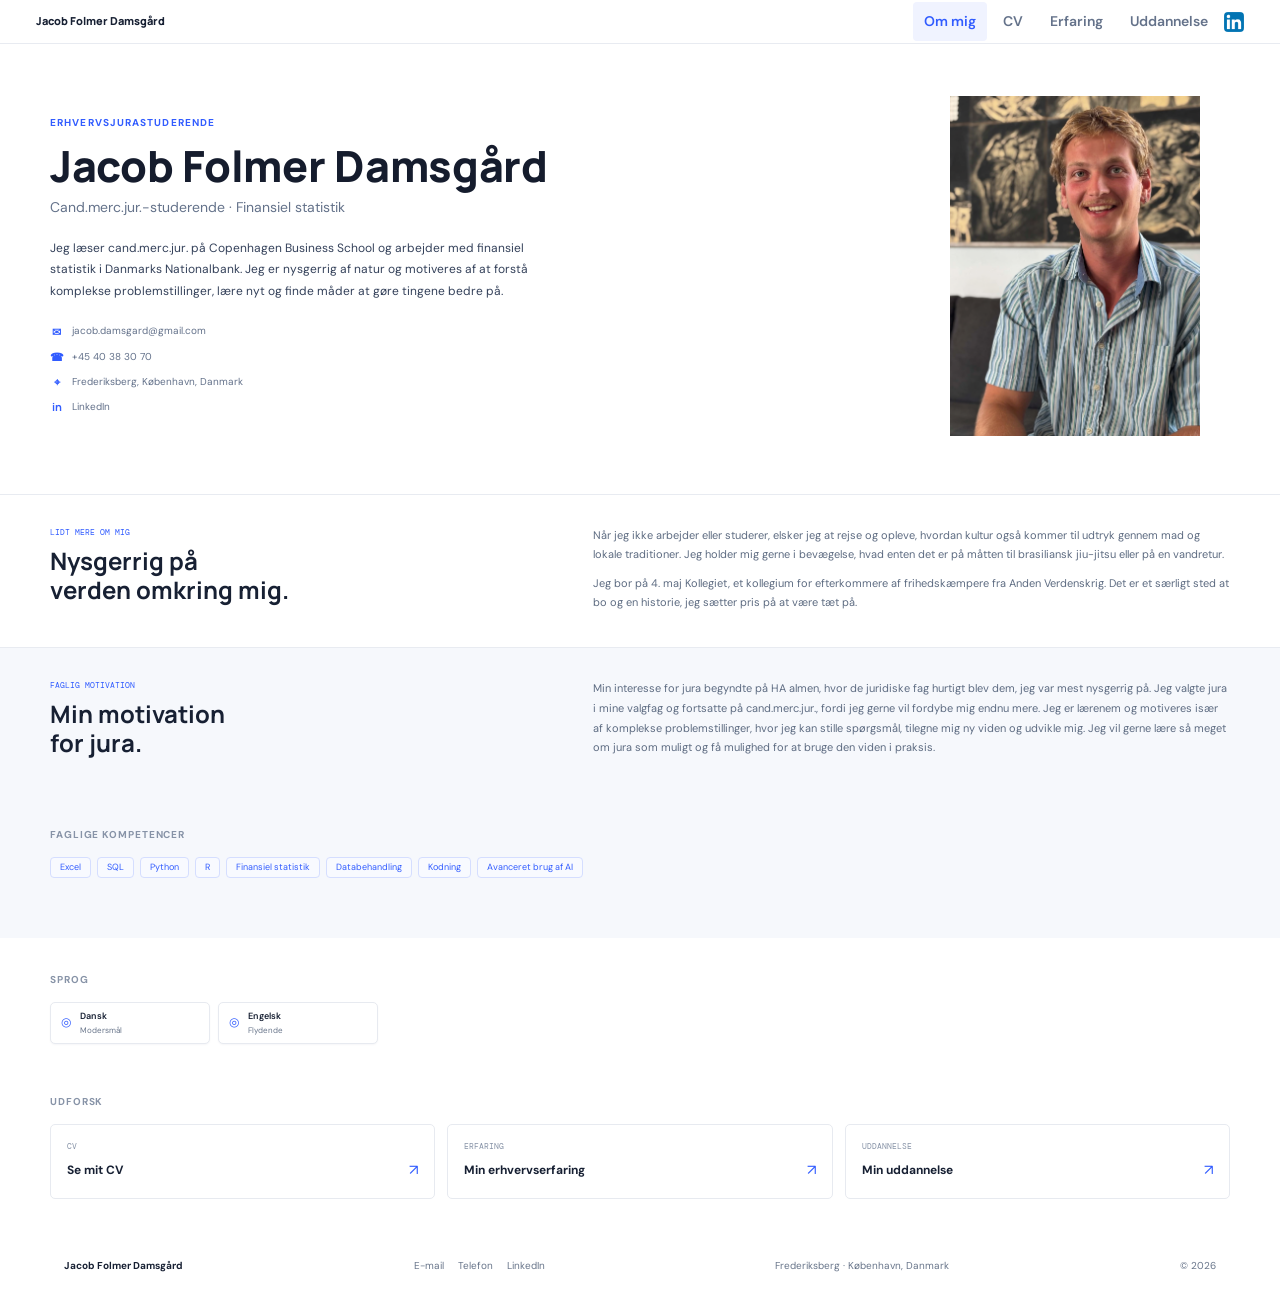
<file: index.html>
<!doctype html>
<html lang="da">
  <head>
    <meta charset="utf-8" />
    <meta name="viewport" content="width=device-width, initial-scale=1" />
    <meta
      name="description"
      content="Jacob Folmer Damsgård — cand.merc.jur.-studerende med erfaring fra finansiel statistik og juridisk sagsbehandling."
    />
    <meta name="theme-color" content="#ffffff" />
    <title>Jacob Folmer Damsgård — About</title>
    <link rel="preconnect" href="https://fonts.googleapis.com" />
    <link rel="preconnect" href="https://fonts.gstatic.com" crossorigin />
    <link
      href="https://fonts.googleapis.com/css2?family=DM+Mono:wght@400;500&family=DM+Sans:wght@400;500;600;700&family=Manrope:wght@400;500;600;700;800&display=swap"
      rel="stylesheet"
    />
    <link rel="stylesheet" href="styles.css?v=linkedin-official-20" />
    <script src="about-content.js" defer></script>
    <script src="script.js" defer></script>
  </head>
  <body data-page="about">
    <a class="skip-link" href="#indhold">Gå til indhold</a>
    <header class="topbar">
      <a class="wordmark" href="./" aria-label="Jacob Folmer Damsgård, til toppen">Jacob Folmer Damsgård</a>
      <button class="menu-toggle" type="button" aria-expanded="false" aria-controls="main-nav">
        <span class="menu-toggle-lines" aria-hidden="true"></span>
        <span class="sr-only">Åbn navigation</span>
      </button>
      <nav class="main-nav" id="main-nav" aria-label="Hovednavigation">
          <a class="is-current" aria-current="page" href="./">Om mig</a>
          <a href="cv/">CV</a>
          <a href="experience/">Erfaring</a>
          <a href="education/">Uddannelse</a>
        <a class="nav-linkedin" href="https://www.linkedin.com/in/jacob-folmer-damsg%C3%A5rd-960692263/" target="_blank" rel="noreferrer" aria-label="LinkedIn, åbner i en ny fane"><span aria-hidden="true">in</span></a>
      </nav>
      <span class="nav-spacer" aria-hidden="true"></span>
    </header>

    <main id="indhold">
      <section class="about-hero" id="top" aria-labelledby="hero-title">
        <div class="about-intro">
          <p class="eyebrow" id="about-eyebrow"></p>
          <h1 id="hero-title"></h1>
          <p class="about-role" id="about-role"></p>
          <p class="about-description" id="about-introduction"></p>
          <ul class="about-contact" id="about-contact" aria-label="Kontaktoplysninger"></ul>
        </div>
        <aside class="about-portrait">
          <img src="cv%20billede.png" alt="Portræt af Jacob Folmer Damsgård" />
        </aside>
      </section>

      <section class="about-personal" aria-labelledby="about-personal-title">
        <div class="about-personal-inner">
          <div>
            <p class="about-personal-kicker">LIDT MERE OM MIG</p>
            <h2 id="about-personal-title">Nysgerrig på<br />verden omkring mig.</h2>
          </div>
          <div class="about-personal-copy">
            <p id="about-personal-introduction"></p>
            <p id="about-residence"></p>
          </div>
        </div>
      </section>

      <section class="about-legal-interest" aria-labelledby="about-legal-interest-title">
        <div class="about-legal-interest-inner">
          <div>
            <p class="about-personal-kicker">FAGLIG MOTIVATION</p>
            <h2 id="about-legal-interest-title">Min motivation<br />for jura.</h2>
          </div>
          <p id="about-legal-motivation"></p>
        </div>
      </section>

      <section class="about-skills" aria-labelledby="about-skills-title">
        <div class="about-band-inner">
          <h2 id="about-skills-title">FAGLIGE KOMPETENCER</h2>
          <div class="about-skill-tags" id="about-skills"></div>
        </div>
      </section>

      <section class="about-languages" aria-labelledby="about-languages-title">
        <h2 id="about-languages-title">SPROG</h2>
        <div class="language-cards" id="about-languages"></div>
      </section>

      <section class="about-explore" aria-labelledby="explore-title">
        <h2 id="explore-title">UDFORSK</h2>
        <div class="explore-links">
          <a href="cv/"><span>CV</span><strong>Se mit CV</strong><span aria-hidden="true">↗</span></a>
          <a href="experience/"><span>ERFARING</span><strong>Min erhvervserfaring</strong><span aria-hidden="true">↗</span></a>
          <a href="education/"><span>UDDANNELSE</span><strong>Min uddannelse</strong><span aria-hidden="true">↗</span></a>
        </div>
      </section>

      <section class="section profile-section" id="cv" aria-labelledby="profile-title">
        <div class="section-head">
          <p class="section-kicker">01 / Kort om mig</p>
          <h2 id="profile-title">Et analytisk blik.<br /><span>En juridisk retning.</span></h2>
        </div>
        <div class="profile-content">
          <p class="profile-intro">
            Min interesse for jura voksede frem under HA almen på CBS. På fjerde
            semester blev jeg særligt optaget af de juridiske fag, valgte jura i
            mine efterfølgende valgfag og fortsatte på cand.merc.jur.
          </p>
          <p>
            I Danmarks Nationalbank arbejder jeg med finansiel statistik på
            værdipapirområdet. Det er spændende og lærerigt, og nu vil jeg gerne
            bringe min juridiske uddannelse mere direkte i spil. Jeg trives med at
            sætte mig ind i komplekse emner og finde ud af, hvordan de hænger sammen.
          </p>
          <div class="profile-facts">
            <div><span class="fact-number">01</span><span>Økonomi<br />og finans</span></div>
            <div><span class="fact-number">02</span><span>Data<br />og kodning</span></div>
            <div><span class="fact-number">03</span><span>Jura<br />i udvikling</span></div>
          </div>
        </div>
      </section>

      <section class="section experience-section" id="erfaring" aria-labelledby="experience-title">
        <div class="section-heading-row">
          <div class="section-head">
            <p class="section-kicker">02 / Arbejdsliv</p>
            <h2 id="experience-title">Erfaring</h2>
          </div>
          <div class="filters" role="group" aria-label="Filtrer erfaring">
            <button type="button" class="filter-button is-active" data-filter="all" aria-pressed="true">Alle</button>
            <button type="button" class="filter-button" data-filter="juridisk" aria-pressed="false">Juridisk</button>
            <button type="button" class="filter-button" data-filter="andet" aria-pressed="false">Øvrig</button>
          </div>
        </div>
        <div class="timeline">
          <article class="timeline-item" data-category="andet">
            <div class="timeline-date"><span class="timeline-dot"></span><span>SEP 2024 — NU</span></div>
            <div class="timeline-card">
              <div class="timeline-card-top"><span class="type-label">Finansiel statistik</span><span class="card-index">01</span></div>
              <h3>Danmarks Nationalbank</h3>
              <p class="role">Værdipapirområdet</p>
              <p>Arbejder med finansiel statistik på værdipapirområdet i et fagligt miljø, hvor præcision og analytisk sans er vigtig.</p>
              <details>
                <summary>Vis refleksion</summary>
                <p>Arbejdet har givet mig et stærkt indblik i finansielle forhold og bekræftet min lyst til at kombinere økonomi med jura.</p>
              </details>
              <div class="tag-row"><span>Finans</span><span>Statistik</span><span>Data</span></div>
            </div>
          </article>
          <article class="timeline-item" data-category="juridisk">
                <div class="timeline-date"><span class="timeline-dot"></span><span>FEB 2023 — JUL 2024</span></div>
            <div class="timeline-card">
              <div class="timeline-card-top"><span class="type-label type-legal">Juridisk arbejde</span><span class="card-index">02</span></div>
              <h3>Flyhjælp</h3>
              <p class="role">Juridisk sagsbehandler</p>
              <p>Assisterede med juridiske procedurer, blandt andet i forbindelse med at sende stævninger til retten.</p>
              <details>
                <summary>Vis refleksion</summary>
                <p>Erfaringen gav mig mulighed for at arbejde tæt på juridiske processer og styrkede min interesse for jura i praksis.</p>
              </details>
              <div class="tag-row"><span>Sagsbehandling</span><span>Juridiske processer</span></div>
            </div>
          </article>
          <article class="timeline-item" data-category="andet">
            <div class="timeline-date"><span class="timeline-dot"></span><span>DEC 2021 — MAR 2022</span></div>
            <div class="timeline-card">
              <div class="timeline-card-top"><span class="type-label">Sundhed</span><span class="card-index">03</span></div>
              <h3>Region Hovedstaden</h3>
              <p class="role">PCR-podning</p>
              <p>Hjalp med at udføre PCR-podning.</p>
              <div class="tag-row"><span>Service</span><span>Sundhed</span></div>
            </div>
          </article>
        </div>
      </section>

      <section class="section education-section" id="uddannelse" aria-labelledby="education-title">
        <div class="section-head">
          <p class="section-kicker">03 / Faglig udvikling</p>
          <h2 id="education-title">Uddannelse</h2>
        </div>
        <div class="education-list">
          <article class="education-item education-current">
            <div class="education-year">2026 — NU</div>
            <div><p class="education-place">Copenhagen Business School</p><h3>Cand.merc.jur.</h3><p>Begyndte 1. september 2026. En kombination af erhvervsøkonomi og jura, der passer til min interesse for begge fagområder.</p></div>
            <span class="education-status">I GANG</span>
          </article>
          <article class="education-item">
            <div class="education-year">FRA AUGUST 2023</div>
            <div><p class="education-place">Copenhagen Business School</p><h3>HA almen</h3><p>Bachelor i erhvervsøkonomi. Interessen for jura opstod på fjerde semester, hvorefter jeg valgte juridiske fag som valgfag.</p></div>
            <span class="education-status status-complete">BACHELOR</span>
          </article>
          <article class="education-item">
            <div class="education-year">2018 — 2021</div>
            <div><p class="education-place">Aurehøj Gymnasium</p><h3>STX</h3><p>Studieretning med Matematik A og Musik A.</p></div>
            <span class="education-status status-complete">AFSLUTTET</span>
          </article>
          <details class="earlier-education">
            <summary>Vis tidligere skolegang og ophold</summary>
            <div class="earlier-grid">
              <p><strong>Gerlev Idrætshøjskole</strong><br />August — december 2022<br />Udendørs træning, klatring, kajakroning, mountainbike og CrossFit.</p>
              <p><strong>To måneders tur til Sydamerika</strong><br />Marts — maj 2022<br />Backpacking i Argentina, Brasilien og Uruguay.</p>
              <p><strong>Tølløse Slots Efterskole</strong><br />August 2017 — august 2018</p>
              <p><strong>Birkerød Privatskole</strong><br />August 2007 — august 2017</p>
            </div>
          </details>
        </div>
      </section>

      <section class="section skills-section" id="kompetencer" aria-labelledby="skills-title">
        <div class="section-head">
          <p class="section-kicker">04 / Værktøjer og interesser</p>
          <h2 id="skills-title">Kompetencer<br /><span>og nysgerrighed</span></h2>
        </div>
        <div class="skills-content">
          <div class="skill-block"><h3>Data og værktøjer</h3><p>Jeg har omkring to års erfaring med kodning og databehandling i Python, R, SQL og Excel. Jeg arbejder løbende med at optimere arbejdsgange og effektivisere opgaver, blandt andet ved at bruge AI som et værktøj. Jeg har også erfaring med Office-pakken og sætter mig hurtigt ind i nye systemer.</p><div class="skill-tags"><span>Python</span><span>R</span><span>SQL</span><span>Excel</span><span>AI til optimering</span></div></div>
          <div class="skill-block"><h3>Sprog</h3><dl class="language-list"><div><dt>Dansk</dt><dd>Modersmål</dd></div><div><dt>Engelsk</dt><dd>Flydende</dd></div></dl></div>
          <div class="skill-block"><h3>Uden for arbejdet</h3><p>Brasiliansk jiu-jitsu, tennis og CrossFit. Jeg holder også af vinterbadning, vandreture og camping, og deler gerne et godt glas vin med venner.</p><div class="skill-tags"><span>Brasiliansk jiu-jitsu</span><span>Tennis</span><span>Friluftsliv</span></div></div>
        </div>
      </section>

      <section class="contact-section" aria-labelledby="contact-title">
        <div class="contact-inner">
          <p class="section-kicker">Skal vi tale sammen?</p>
          <h2 id="contact-title">Jeg er klar til<br />at lære mere.</h2>
          <a class="button button-light" href="mailto:jacob.damsgard@gmail.com">Send mig en mail <span aria-hidden="true">↗</span></a>
          <div class="contact-details">
            <a href="mailto:jacob.damsgard@gmail.com">jacob.damsgard@gmail.com</a>
            <a href="tel:+4540383070">+45 40 38 30 70</a>
            <a href="https://www.linkedin.com/in/jacob-folmer-damsg%C3%A5rd-960692263/" target="_blank" rel="noreferrer">LinkedIn ↗</a>
          </div>
        </div>
      </section>
    </main>

    <footer class="footer"><a class="footer-name" href="./">Jacob Folmer Damsgård</a><div class="footer-contact"><a href="mailto:jacob.damsgard@gmail.com">E-mail</a><a href="tel:+4540383070">Telefon</a><a href="https://www.linkedin.com/in/jacob-folmer-damsg%C3%A5rd-960692263/" target="_blank" rel="noreferrer">LinkedIn</a></div><span>Frederiksberg · København, Danmark</span><span>© <span id="current-year">2026</span></span></footer>
  </body>
</html>
</file>
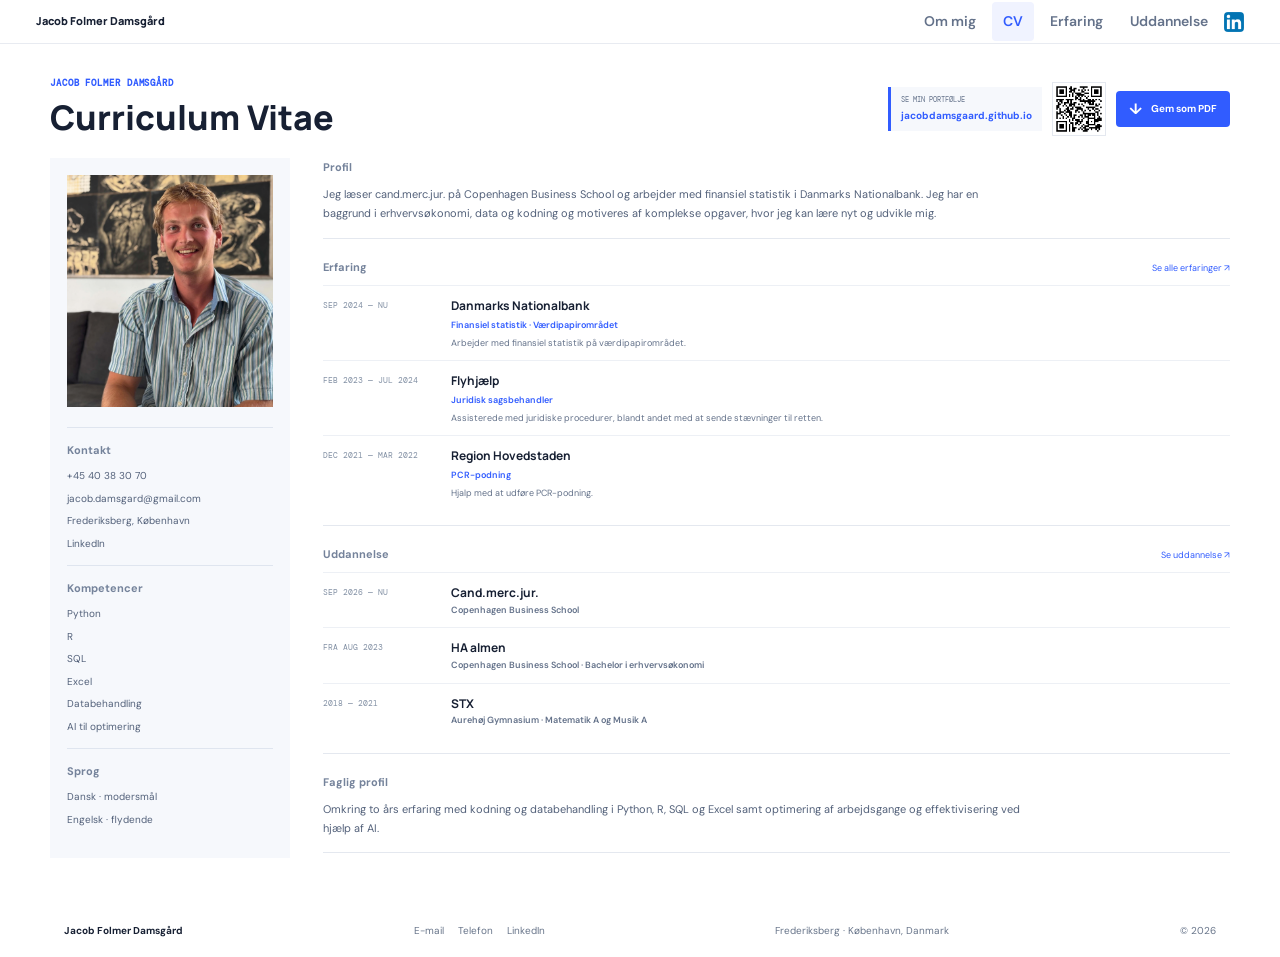
<file: cv/index.html>
<!doctype html>
<html lang="da">
  <head>
    <meta charset="utf-8" />
    <meta name="viewport" content="width=device-width, initial-scale=1" />
    <meta name="description" content="CV for Jacob Folmer Damsgård." />
    <meta name="theme-color" content="#ffffff" />
    <title>CV — Jacob Folmer Damsgård</title>
    <link rel="preconnect" href="https://fonts.googleapis.com" />
    <link rel="preconnect" href="https://fonts.gstatic.com" crossorigin />
    <link href="https://fonts.googleapis.com/css2?family=DM+Mono:wght@400;500&family=DM+Sans:wght@400;500;600;700&family=Manrope:wght@400;500;600;700;800&display=swap" rel="stylesheet" />
    <link rel="stylesheet" href="../styles.css?v=cv-portfolio-qr-1" />
    <script src="../site.js" defer></script>
  </head>
  <body data-page="cv">
    <a class="skip-link" href="#indhold">Gå til indhold</a>
    <header class="topbar">
      <a class="wordmark" href="../">Jacob Folmer Damsgård</a>
      <button class="menu-toggle" type="button" aria-expanded="false" aria-controls="main-nav"><span class="menu-toggle-lines" aria-hidden="true"></span><span class="sr-only">Åbn navigation</span></button>
      <nav class="main-nav" id="main-nav" aria-label="Hovednavigation">
        <a href="../">Om mig</a><a class="is-current" aria-current="page" href="../cv/">CV</a><a href="../experience/">Erfaring</a><a href="../education/">Uddannelse</a>
        <a class="nav-linkedin" href="https://www.linkedin.com/in/jacob-folmer-damsg%C3%A5rd-960692263/" target="_blank" rel="noreferrer" aria-label="LinkedIn, åbner i en ny fane"><span aria-hidden="true">in</span></a>
      </nav>
      <span class="nav-spacer" aria-hidden="true"></span>
    </header>
    <main class="cv-page" id="indhold">
      <div class="page-title-row cv-title-row">
        <div><p class="page-eyebrow">JACOB FOLMER DAMSGÅRD</p><h1>Curriculum Vitae</h1></div>
        <div class="cv-title-actions">
          <a class="cv-portfolio-link" href="https://jacobdamsgaard.github.io/" target="_blank" rel="noreferrer">
            <span>SE MIN PORTFØLJE</span>
            <strong>jacobdamsgaard.github.io</strong>
          </a>
          <a class="cv-portfolio-qr" href="https://jacobdamsgaard.github.io/" target="_blank" rel="noreferrer" aria-label="Åbn min portefølje">
            <img src="../portfolio-qr.png" alt="QR-kode til jacobdamsgaard.github.io" />
          </a>
          <button class="download-button" type="button" data-print><span aria-hidden="true">↓</span> Gem som PDF</button>
        </div>
      </div>
      <div class="cv-layout">
        <aside class="cv-sidebar">
          <img class="cv-photo" src="../cv%20billede.png" alt="Portræt af Jacob Folmer Damsgård" />
          <section class="cv-side-section"><h2>Kontakt</h2><ul class="cv-contact-list"><li><a href="tel:+4540383070">+45 40 38 30 70</a></li><li><a href="mailto:jacob.damsgard@gmail.com">jacob.damsgard@gmail.com</a></li><li>Frederiksberg, København</li><li><a href="https://www.linkedin.com/in/jacob-folmer-damsg%C3%A5rd-960692263/" target="_blank" rel="noreferrer">LinkedIn</a></li></ul></section>
          <section class="cv-side-section"><h2>Kompetencer</h2><ul class="cv-skill-list"><li>Python</li><li>R</li><li>SQL</li><li>Excel</li><li>Databehandling</li><li>AI til optimering</li></ul></section>
          <section class="cv-side-section"><h2>Sprog</h2><ul class="cv-skill-list"><li>Dansk · modersmål</li><li>Engelsk · flydende</li></ul></section>
        </aside>
        <div class="cv-main-column">
          <section class="cv-section"><h2>Profil</h2><p>Jeg læser cand.merc.jur. på Copenhagen Business School og arbejder med finansiel statistik i Danmarks Nationalbank. Jeg har en baggrund i erhvervsøkonomi, data og kodning og motiveres af komplekse opgaver, hvor jeg kan lære nyt og udvikle mig.</p></section>
          <section class="cv-section"><div class="cv-section-title"><h2>Erfaring</h2><a href="../experience/">Se alle erfaringer ↗</a></div>
            <article class="cv-entry"><div class="cv-entry-meta">SEP 2024 — NU</div><div><h3>Danmarks Nationalbank</h3><p class="cv-role">Finansiel statistik · Værdipapirområdet</p><p>Arbejder med finansiel statistik på værdipapirområdet.</p></div></article>
            <article class="cv-entry"><div class="cv-entry-meta">FEB 2023 — JUL 2024</div><div><h3>Flyhjælp</h3><p class="cv-role">Juridisk sagsbehandler</p><p>Assisterede med juridiske procedurer, blandt andet med at sende stævninger til retten.</p></div></article>
            <article class="cv-entry"><div class="cv-entry-meta">DEC 2021 — MAR 2022</div><div><h3>Region Hovedstaden</h3><p class="cv-role">PCR-podning</p><p>Hjalp med at udføre PCR-podning.</p></div></article>
          </section>
          <section class="cv-section"><div class="cv-section-title"><h2>Uddannelse</h2><a href="../education/">Se uddannelse ↗</a></div>
            <article class="cv-entry"><div class="cv-entry-meta">SEP 2026 — NU</div><div><h3>Cand.merc.jur.</h3><p class="cv-role">Copenhagen Business School</p></div></article>
            <article class="cv-entry"><div class="cv-entry-meta">FRA AUG 2023</div><div><h3>HA almen</h3><p class="cv-role">Copenhagen Business School · Bachelor i erhvervsøkonomi</p></div></article>
            <article class="cv-entry"><div class="cv-entry-meta">2018 — 2021</div><div><h3>STX</h3><p class="cv-role">Aurehøj Gymnasium · Matematik A og Musik A</p></div></article>
          </section>
          <section class="cv-section"><h2>Faglig profil</h2><p>Omkring to års erfaring med kodning og databehandling i Python, R, SQL og Excel samt optimering af arbejdsgange og effektivisering ved hjælp af AI.</p></section>
        </div>
      </div>
    </main>
    <footer class="footer"><a class="footer-name" href="../">Jacob Folmer Damsgård</a><div class="footer-contact"><a href="mailto:jacob.damsgard@gmail.com">E-mail</a><a href="tel:+4540383070">Telefon</a><a href="https://www.linkedin.com/in/jacob-folmer-damsg%C3%A5rd-960692263/" target="_blank" rel="noreferrer">LinkedIn</a></div><span>Frederiksberg · København, Danmark</span><span>© <span data-current-year>2026</span></span></footer>
  </body>
</html>
</file>
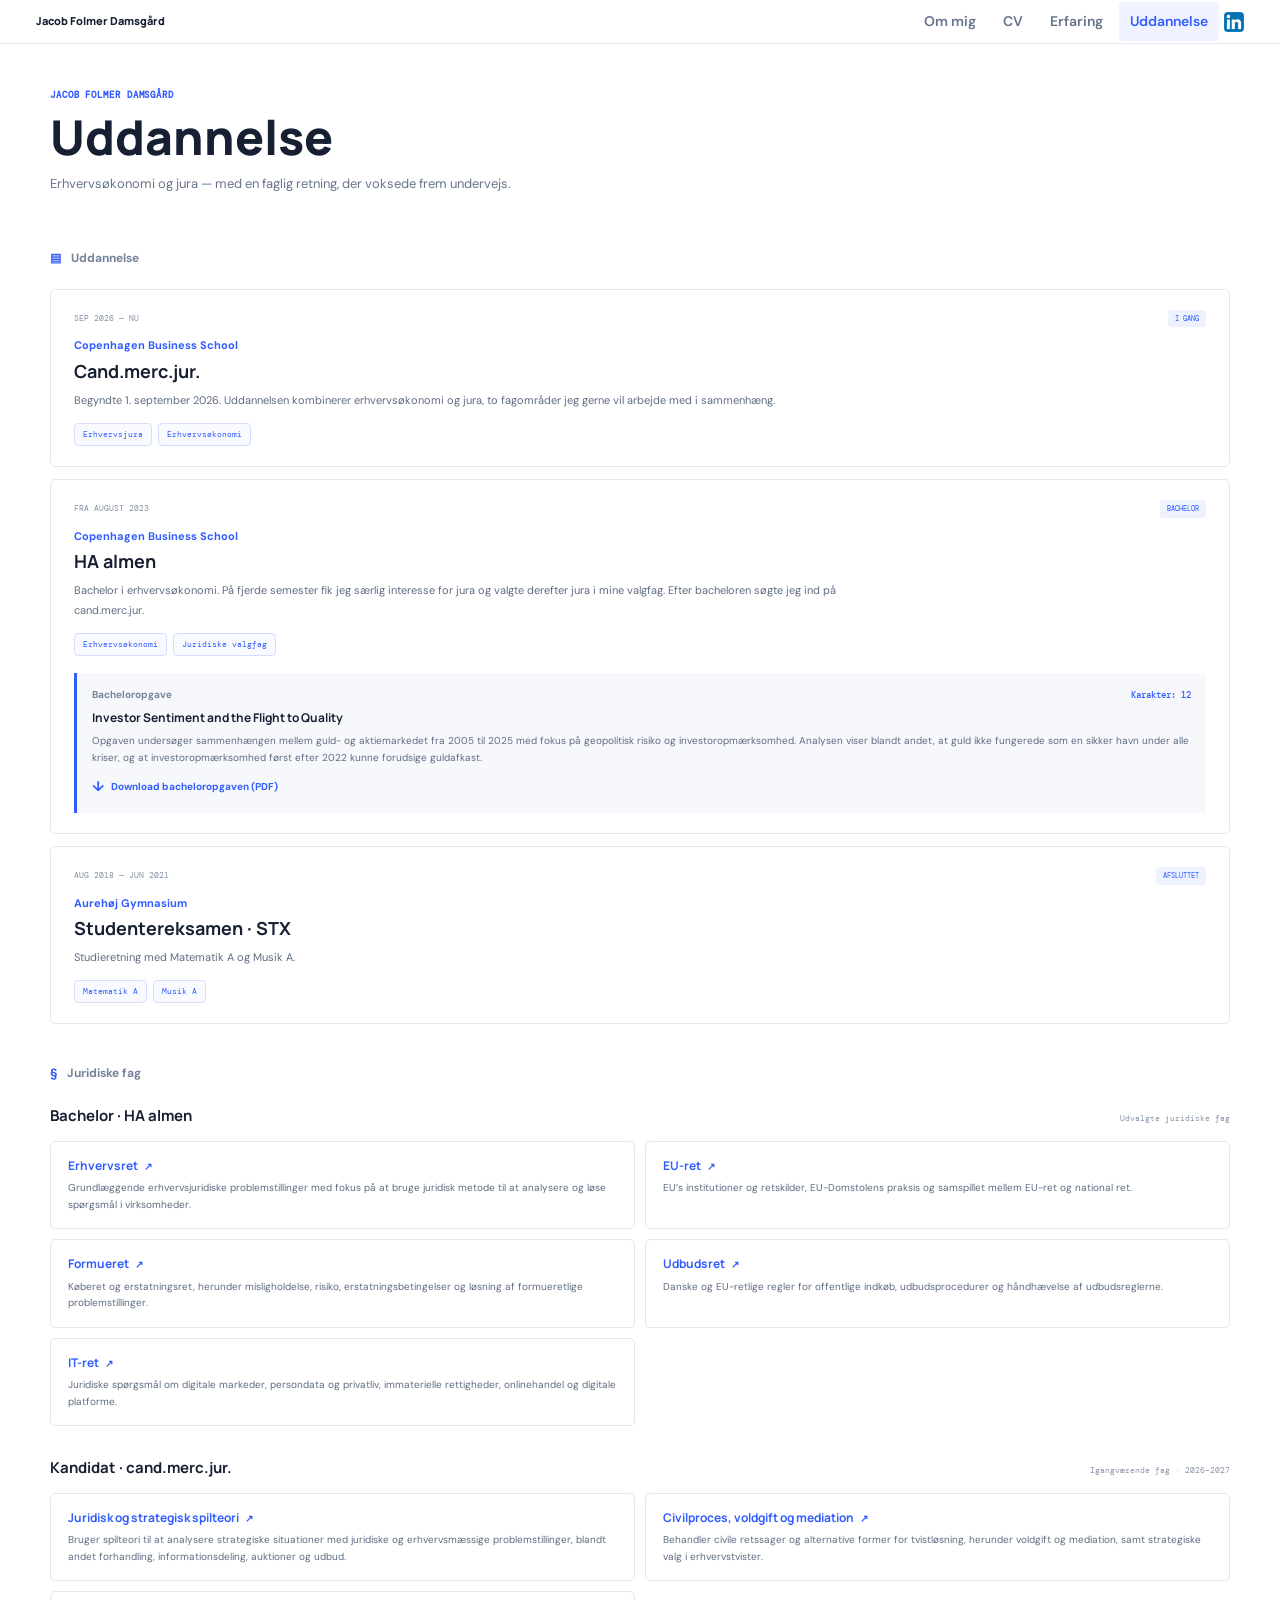
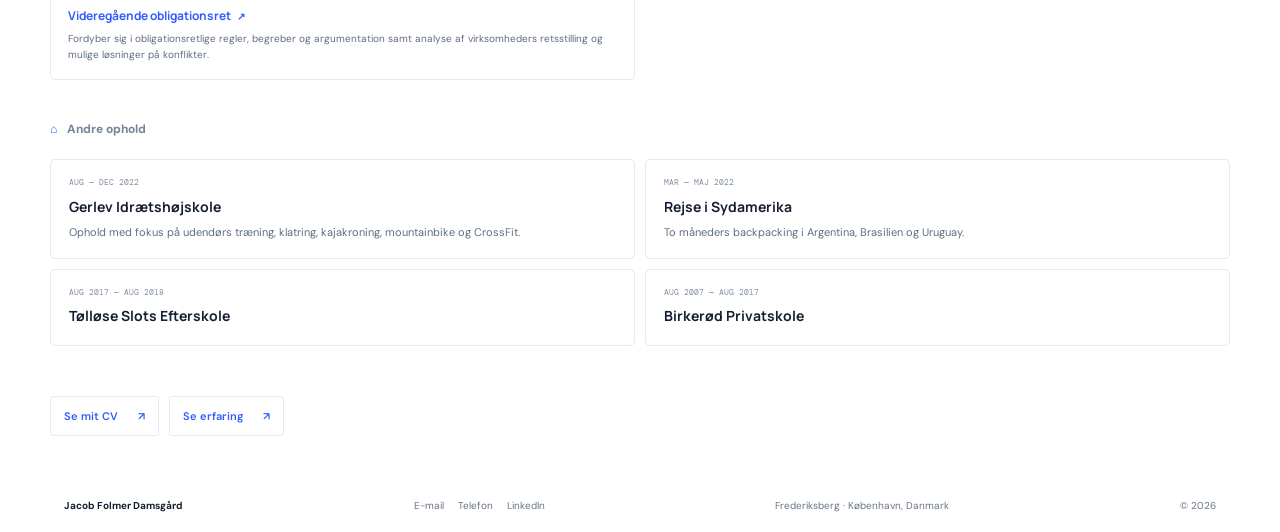
<file: education/index.html>
<!doctype html>
<html lang="da">
  <head>
    <meta charset="utf-8" />
    <meta name="viewport" content="width=device-width, initial-scale=1" />
    <meta name="description" content="Uddannelse for Jacob Folmer Damsgård." />
    <meta name="theme-color" content="#ffffff" />
    <title>Education — Jacob Folmer Damsgård</title>
    <link rel="preconnect" href="https://fonts.googleapis.com" />
    <link rel="preconnect" href="https://fonts.gstatic.com" crossorigin />
    <link href="https://fonts.googleapis.com/css2?family=DM+Mono:wght@400;500&family=DM+Sans:wght@400;500;600;700&family=Manrope:wght@400;500;600;700;800&display=swap" rel="stylesheet" />
    <link rel="stylesheet" href="../styles.css?v=linkedin-official-20" />
    <script src="../site.js" defer></script>
  </head>
  <body data-page="education">
    <a class="skip-link" href="#indhold">Gå til indhold</a>
    <header class="topbar">
      <a class="wordmark" href="../">Jacob Folmer Damsgård</a>
      <button class="menu-toggle" type="button" aria-expanded="false" aria-controls="main-nav"><span class="menu-toggle-lines" aria-hidden="true"></span><span class="sr-only">Åbn navigation</span></button>
      <nav class="main-nav" id="main-nav" aria-label="Hovednavigation">
        <a href="../">Om mig</a><a href="../cv/">CV</a><a href="../experience/">Erfaring</a><a class="is-current" aria-current="page" href="../education/">Uddannelse</a>
        <a class="nav-linkedin" href="https://www.linkedin.com/in/jacob-folmer-damsg%C3%A5rd-960692263/" target="_blank" rel="noreferrer" aria-label="LinkedIn, åbner i en ny fane"><span aria-hidden="true">in</span></a>
      </nav>
      <span class="nav-spacer" aria-hidden="true"></span>
    </header>
    <main class="detail-page" id="indhold">
      <header class="detail-page-heading"><p class="page-eyebrow">JACOB FOLMER DAMSGÅRD</p><h1>Uddannelse</h1><p>Erhvervsøkonomi og jura — med en faglig retning, der voksede frem undervejs.</p></header>
      <section class="detail-section" aria-labelledby="degrees-title">
        <h2 class="detail-section-title" id="degrees-title"><span aria-hidden="true">▤</span> Uddannelse</h2>
        <div class="education-timeline">
          <article class="education-detail-card is-current">
            <div class="education-detail-meta"><span>SEP 2026 — NU</span><span class="education-pill">I GANG</span></div>
            <p class="detail-role">Copenhagen Business School</p><h3>Cand.merc.jur.</h3>
            <p>Begyndte 1. september 2026. Uddannelsen kombinerer erhvervsøkonomi og jura, to fagområder jeg gerne vil arbejde med i sammenhæng.</p>
            <div class="detail-tags"><span>Erhvervsjura</span><span>Erhvervsøkonomi</span></div>
          </article>
          <article class="education-detail-card">
            <div class="education-detail-meta"><span>FRA AUGUST 2023</span><span class="education-pill">BACHELOR</span></div>
            <p class="detail-role">Copenhagen Business School</p><h3>HA almen</h3>
            <p>Bachelor i erhvervsøkonomi. På fjerde semester fik jeg særlig interesse for jura og valgte derefter jura i mine valgfag. Efter bacheloren søgte jeg ind på cand.merc.jur.</p>
            <div class="detail-tags"><span>Erhvervsøkonomi</span><span>Juridiske valgfag</span></div>
            <div class="thesis-summary">
              <div class="thesis-heading"><h4>Bacheloropgave</h4><span>Karakter: 12</span></div>
              <h5>Investor Sentiment and the Flight to Quality</h5>
              <p>Opgaven undersøger sammenhængen mellem guld- og aktiemarkedet fra 2005 til 2025 med fokus på geopolitisk risiko og investoropmærksomhed. Analysen viser blandt andet, at guld ikke fungerede som en sikker havn under alle kriser, og at investoropmærksomhed først efter 2022 kunne forudsige guldafkast.</p>
              <a class="thesis-download" href="../Bachelor_Thesis.pdf" download><span aria-hidden="true">↓</span> Download bacheloropgaven (PDF)</a>
            </div>
          </article>
          <article class="education-detail-card">
            <div class="education-detail-meta"><span>AUG 2018 — JUN 2021</span><span class="education-pill">AFSLUTTET</span></div>
            <p class="detail-role">Aurehøj Gymnasium</p><h3>Studentereksamen · STX</h3>
            <p>Studieretning med Matematik A og Musik A.</p>
            <div class="detail-tags"><span>Matematik A</span><span>Musik A</span></div>
          </article>
        </div>
      </section>
      <section class="detail-section course-section" aria-labelledby="courses-title">
        <h2 class="detail-section-title" id="courses-title"><span aria-hidden="true">§</span> Juridiske fag</h2>
        <section class="course-group" aria-labelledby="bachelor-courses-title">
          <div class="course-group-heading"><h3 id="bachelor-courses-title">Bachelor · HA almen</h3><span>Udvalgte juridiske fag</span></div>
          <div class="course-grid">
            <article class="course-card"><h4><a href="https://kursuskatalog.cbs.dk/2024-2025/BA-BHAAO1611U.aspx" target="_blank" rel="noreferrer">Erhvervsret <span aria-hidden="true">↗</span></a></h4><p>Grundlæggende erhvervsjuridiske problemstillinger med fokus på at bruge juridisk metode til at analysere og løse spørgsmål i virksomheder.</p></article>
            <article class="course-card"><h4><a href="https://kursuskatalog.cbs.dk/2025-2026/BA-BJURO1345U.aspx" target="_blank" rel="noreferrer">EU-ret <span aria-hidden="true">↗</span></a></h4><p>EU’s institutioner og retskilder, EU-Domstolens praksis og samspillet mellem EU-ret og national ret.</p></article>
            <article class="course-card"><h4><a href="https://kursuskatalog.cbs.dk/2025-2026/ba-BJURO1711U.aspx" target="_blank" rel="noreferrer">Formueret <span aria-hidden="true">↗</span></a></h4><p>Køberet og erstatningsret, herunder misligholdelse, risiko, erstatningsbetingelser og løsning af formueretlige problemstillinger.</p></article>
            <article class="course-card"><h4><a href="https://kursuskatalog.cbs.dk/2025-2026/BA-BJURV2401U.aspx" target="_blank" rel="noreferrer">Udbudsret <span aria-hidden="true">↗</span></a></h4><p>Danske og EU-retlige regler for offentlige indkøb, udbudsprocedurer og håndhævelse af udbudsreglerne.</p></article>
            <article class="course-card"><h4><a href="https://kursuskatalog.cbs.dk/2025-2026/BA-BJURV1805U.aspx" target="_blank" rel="noreferrer">IT-ret <span aria-hidden="true">↗</span></a></h4><p>Juridiske spørgsmål om digitale markeder, persondata og privatliv, immaterielle rettigheder, onlinehandel og digitale platforme.</p></article>
          </div>
        </section>
        <section class="course-group" aria-labelledby="master-courses-title">
          <div class="course-group-heading"><h3 id="master-courses-title">Kandidat · cand.merc.jur.</h3><span>Igangværende fag · 2026–2027</span></div>
          <div class="course-grid">
            <article class="course-card"><h4><a href="https://kursuskatalog.cbs.dk/2026-2027/KAN-CJURO2002U.aspx" target="_blank" rel="noreferrer">Juridisk og strategisk spilteori <span aria-hidden="true">↗</span></a></h4><p>Bruger spilteori til at analysere strategiske situationer med juridiske og erhvervsmæssige problemstillinger, blandt andet forhandling, informationsdeling, auktioner og udbud.</p></article>
            <article class="course-card"><h4><a href="https://kursuskatalog.cbs.dk/2026-2027/KAN-CJURO1018U.aspx" target="_blank" rel="noreferrer">Civilproces, voldgift og mediation <span aria-hidden="true">↗</span></a></h4><p>Behandler civile retssager og alternative former for tvistløsning, herunder voldgift og mediation, samt strategiske valg i erhvervstvister.</p></article>
            <article class="course-card"><h4><a href="https://kursuskatalog.cbs.dk/2026-2027/KAN-CJURO1046U.aspx" target="_blank" rel="noreferrer">Videregående obligationsret <span aria-hidden="true">↗</span></a></h4><p>Fordyber sig i obligationsretlige regler, begreber og argumentation samt analyse af virksomheders retsstilling og mulige løsninger på konflikter.</p></article>
          </div>
        </section>
      </section>
      <section class="detail-section extra-education" aria-labelledby="other-title">
        <h2 class="detail-section-title" id="other-title"><span aria-hidden="true">⌂</span> Andre ophold</h2>
        <div class="other-education-grid">
          <article><span class="detail-card-meta">AUG — DEC 2022</span><h3>Gerlev Idrætshøjskole</h3><p>Ophold med fokus på udendørs træning, klatring, kajakroning, mountainbike og CrossFit.</p></article>
          <article><span class="detail-card-meta">MAR — MAJ 2022</span><h3>Rejse i Sydamerika</h3><p>To måneders backpacking i Argentina, Brasilien og Uruguay.</p></article>
          <article><span class="detail-card-meta">AUG 2017 — AUG 2018</span><h3>Tølløse Slots Efterskole</h3></article>
          <article><span class="detail-card-meta">AUG 2007 — AUG 2017</span><h3>Birkerød Privatskole</h3></article>
        </div>
      </section>
      <section class="next-page-links" aria-label="Flere oplysninger"><a href="../cv/">Se mit CV <span aria-hidden="true">↗</span></a><a href="../experience/">Se erfaring <span aria-hidden="true">↗</span></a></section>
    </main>
    <footer class="footer"><a class="footer-name" href="../">Jacob Folmer Damsgård</a><div class="footer-contact"><a href="mailto:jacob.damsgard@gmail.com">E-mail</a><a href="tel:+4540383070">Telefon</a><a href="https://www.linkedin.com/in/jacob-folmer-damsg%C3%A5rd-960692263/" target="_blank" rel="noreferrer">LinkedIn</a></div><span>Frederiksberg · København, Danmark</span><span>© <span data-current-year>2026</span></span></footer>
  </body>
</html>
</file>
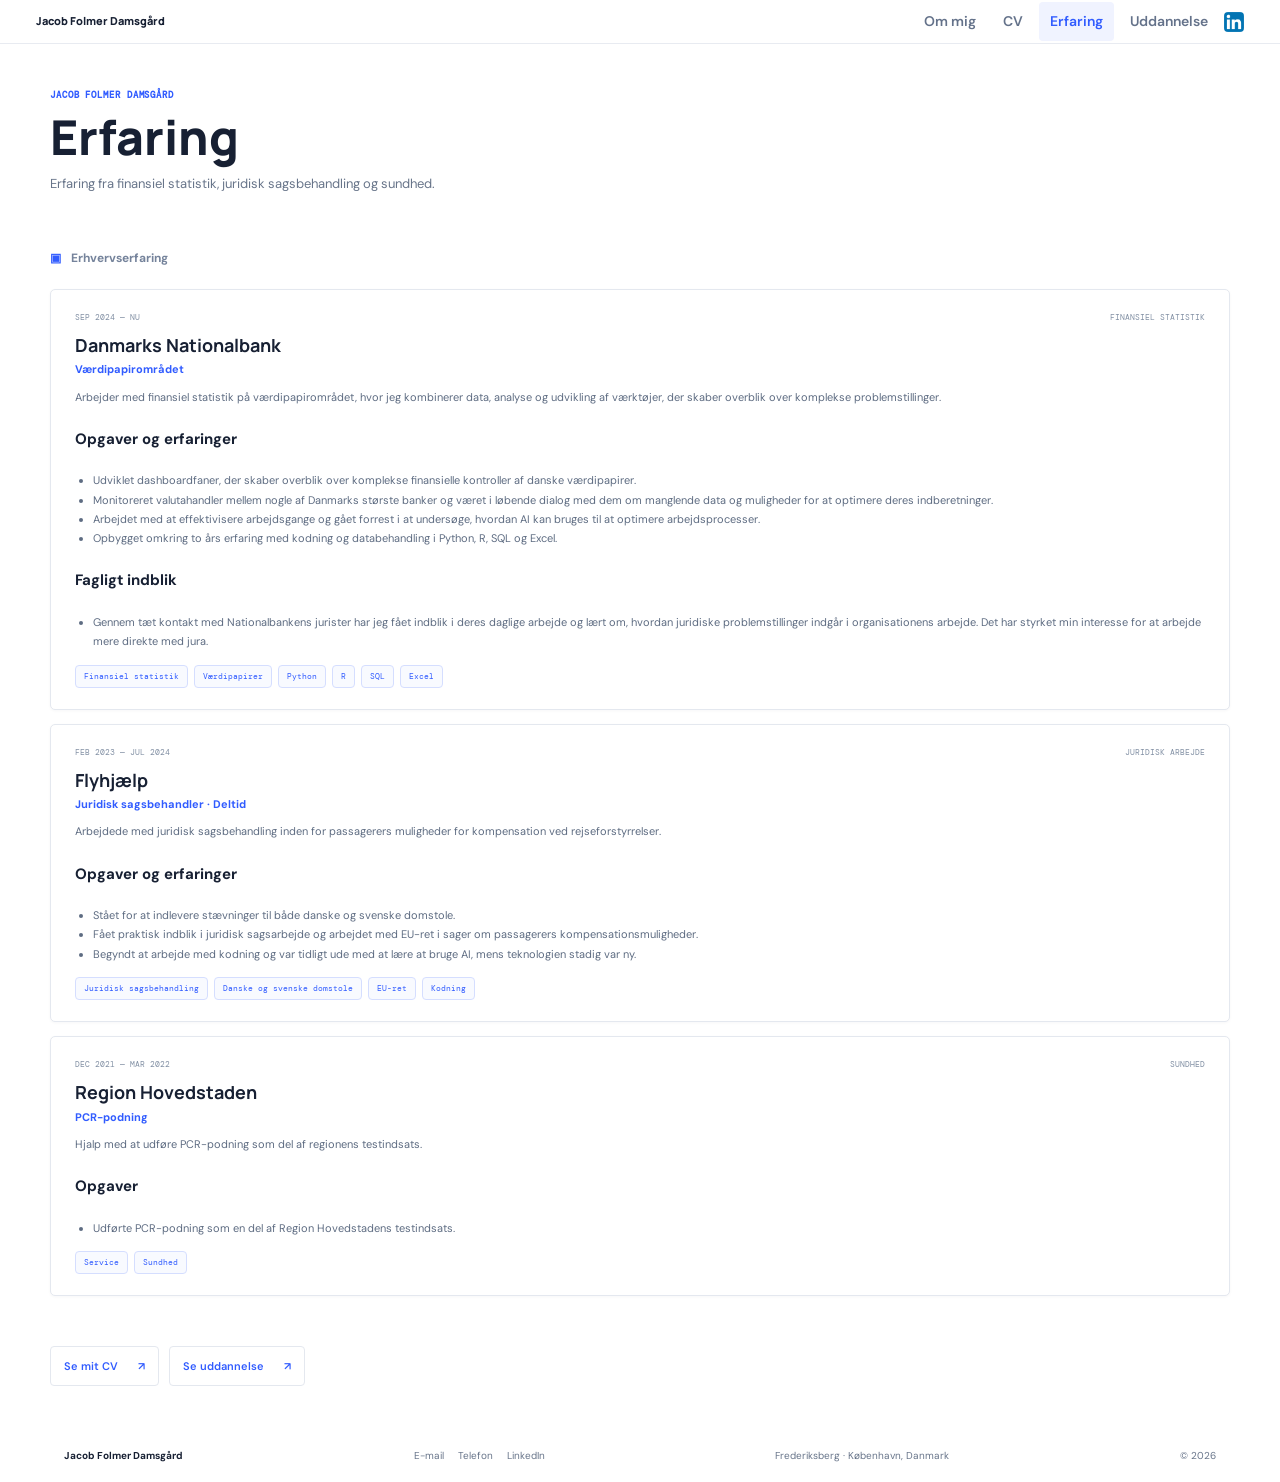
<file: experience/index.html>
<!doctype html>
<html lang="da">
  <head>
    <meta charset="utf-8" />
    <meta name="viewport" content="width=device-width, initial-scale=1" />
    <meta name="description" content="Erhvervserfaring for Jacob Folmer Damsgård." />
    <meta name="theme-color" content="#ffffff" />
    <title>Experience — Jacob Folmer Damsgård</title>
    <link rel="preconnect" href="https://fonts.googleapis.com" />
    <link rel="preconnect" href="https://fonts.gstatic.com" crossorigin />
    <link href="https://fonts.googleapis.com/css2?family=DM+Mono:wght@400;500&family=DM+Sans:wght@400;500;600;700&family=Manrope:wght@400;500;600;700;800&display=swap" rel="stylesheet" />
    <link rel="stylesheet" href="../styles.css?v=linkedin-official-20" />
    <script src="../site.js" defer></script>
  </head>
  <body data-page="experience">
    <a class="skip-link" href="#indhold">Gå til indhold</a>
    <header class="topbar">
      <a class="wordmark" href="../">Jacob Folmer Damsgård</a>
      <button class="menu-toggle" type="button" aria-expanded="false" aria-controls="main-nav"><span class="menu-toggle-lines" aria-hidden="true"></span><span class="sr-only">Åbn navigation</span></button>
      <nav class="main-nav" id="main-nav" aria-label="Hovednavigation">
        <a href="../">Om mig</a><a href="../cv/">CV</a><a class="is-current" aria-current="page" href="../experience/">Erfaring</a><a href="../education/">Uddannelse</a>
        <a class="nav-linkedin" href="https://www.linkedin.com/in/jacob-folmer-damsg%C3%A5rd-960692263/" target="_blank" rel="noreferrer" aria-label="LinkedIn, åbner i en ny fane"><span aria-hidden="true">in</span></a>
      </nav>
      <span class="nav-spacer" aria-hidden="true"></span>
    </header>
    <main class="detail-page" id="indhold">
      <header class="detail-page-heading"><p class="page-eyebrow">JACOB FOLMER DAMSGÅRD</p><h1>Erfaring</h1><p>Erfaring fra finansiel statistik, juridisk sagsbehandling og sundhed.</p></header>
      <section class="detail-section" aria-labelledby="work-title">
        <h2 class="detail-section-title" id="work-title"><span aria-hidden="true">▣</span> Erhvervserfaring</h2>
        <div class="detail-card-list">
          <article class="detail-card">
            <div class="detail-card-meta"><span>SEP 2024 — NU</span><span>FINANSIEL STATISTIK</span></div>
            <h3>Danmarks Nationalbank</h3>
            <p class="detail-role">Værdipapirområdet</p>
            <p>Arbejder med finansiel statistik på værdipapirområdet, hvor jeg kombinerer data, analyse og udvikling af værktøjer, der skaber overblik over komplekse problemstillinger.</p>
            <h4>Opgaver og erfaringer</h4>
            <ul>
              <li>Udviklet dashboardfaner, der skaber overblik over komplekse finansielle kontroller af danske værdipapirer.</li>
              <li>Monitoreret valutahandler mellem nogle af Danmarks største banker og været i løbende dialog med dem om manglende data og muligheder for at optimere deres indberetninger.</li>
              <li>Arbejdet med at effektivisere arbejdsgange og gået forrest i at undersøge, hvordan AI kan bruges til at optimere arbejdsprocesser.</li>
              <li>Opbygget omkring to års erfaring med kodning og databehandling i Python, R, SQL og Excel.</li>
            </ul>
            <h4>Fagligt indblik</h4>
            <ul><li>Gennem tæt kontakt med Nationalbankens jurister har jeg fået indblik i deres daglige arbejde og lært om, hvordan juridiske problemstillinger indgår i organisationens arbejde. Det har styrket min interesse for at arbejde mere direkte med jura.</li></ul>
            <div class="detail-tags"><span>Finansiel statistik</span><span>Værdipapirer</span><span>Python</span><span>R</span><span>SQL</span><span>Excel</span></div>
          </article>
          <article class="detail-card">
            <div class="detail-card-meta"><span>FEB 2023 — JUL 2024</span><span>JURIDISK ARBEJDE</span></div>
            <h3>Flyhjælp</h3>
            <p class="detail-role">Juridisk sagsbehandler · Deltid</p>
            <p>Arbejdede med juridisk sagsbehandling inden for passagerers muligheder for kompensation ved rejseforstyrrelser.</p>
            <h4>Opgaver og erfaringer</h4>
            <ul>
              <li>Stået for at indlevere stævninger til både danske og svenske domstole.</li>
              <li>Fået praktisk indblik i juridisk sagsarbejde og arbejdet med EU-ret i sager om passagerers kompensationsmuligheder.</li>
              <li>Begyndt at arbejde med kodning og var tidligt ude med at lære at bruge AI, mens teknologien stadig var ny.</li>
            </ul>
            <div class="detail-tags"><span>Juridisk sagsbehandling</span><span>Danske og svenske domstole</span><span>EU-ret</span><span>Kodning</span></div>
          </article>
          <article class="detail-card">
            <div class="detail-card-meta"><span>DEC 2021 — MAR 2022</span><span>SUNDHED</span></div>
            <h3>Region Hovedstaden</h3>
            <p class="detail-role">PCR-podning</p>
            <p>Hjalp med at udføre PCR-podning som del af regionens testindsats.</p>
            <h4>Opgaver</h4>
            <ul><li>Udførte PCR-podning som en del af Region Hovedstadens testindsats.</li></ul>
            <div class="detail-tags"><span>Service</span><span>Sundhed</span></div>
          </article>
        </div>
      </section>
      <section class="next-page-links" aria-label="Flere oplysninger"><a href="../cv/">Se mit CV <span aria-hidden="true">↗</span></a><a href="../education/">Se uddannelse <span aria-hidden="true">↗</span></a></section>
    </main>
    <footer class="footer"><a class="footer-name" href="../">Jacob Folmer Damsgård</a><div class="footer-contact"><a href="mailto:jacob.damsgard@gmail.com">E-mail</a><a href="tel:+4540383070">Telefon</a><a href="https://www.linkedin.com/in/jacob-folmer-damsg%C3%A5rd-960692263/" target="_blank" rel="noreferrer">LinkedIn</a></div><span>Frederiksberg · København, Danmark</span><span>© <span data-current-year>2026</span></span></footer>
  </body>
</html>
</file>
<file: styles.css>
:root {
  color-scheme: light;
  --ink: #172033;
  --muted: #68758a;
  --paper: #ffffff;
  --white: #ffffff;
  --line: #e1e6ef;
  --green: #315cff;
  --green-dark: #294bd0;
  --lime: #edf2ff;
  --coral: #315cff;
  --serif: Georgia, "Times New Roman", serif;
  --sans: "DM Sans", "Segoe UI", sans-serif;
  --display: "Manrope", "Segoe UI", sans-serif;
  --mono: "DM Mono", Consolas, monospace;
}

* { box-sizing: border-box; }
html { scroll-behavior: smooth; scroll-padding-top: 86px; }
body { margin: 0; background: var(--paper); color: var(--ink); font-family: var(--sans); font-size: 15px; line-height: 1.65; }
a { color: inherit; text-decoration: none; }
button { color: inherit; font: inherit; }
::selection { background: var(--lime); color: var(--ink); }
.skip-link { position: fixed; z-index: 20; top: 8px; left: 8px; padding: 10px 14px; transform: translateY(-150%); background: var(--ink); color: white; }
.skip-link:focus { transform: translateY(0); }
.sr-only { position: absolute; width: 1px; height: 1px; overflow: hidden; clip: rect(0, 0, 0, 0); white-space: nowrap; }

.topbar { position: sticky; z-index: 10; top: 0; display: grid; grid-template-columns: 1fr auto 1fr; align-items: center; min-height: 72px; padding: 0 clamp(22px, 5vw, 78px); border-bottom: 1px solid rgba(29, 41, 37, .1); background: rgba(244, 246, 241, .94); backdrop-filter: blur(14px); }
.wordmark { display: inline-flex; align-items: center; gap: 11px; width: max-content; font-family: var(--display); font-size: 13px; font-weight: 800; }
.wordmark-mark { display: grid; width: 32px; height: 32px; place-items: center; background: var(--green); color: var(--lime); font-family: var(--mono); font-size: 11px; }
.main-nav { display: flex; align-items: center; gap: clamp(18px, 3vw, 42px); }
.main-nav a { position: relative; padding: 8px 0; color: var(--muted); font-size: 12px; font-weight: 600; transition: color .2s ease; }
.main-nav a:hover, .main-nav a.is-current { color: var(--ink); }
.main-nav a.is-current::after { position: absolute; right: 0; bottom: 1px; left: 0; height: 2px; background: var(--coral); content: ""; }
.contact-link { justify-self: end; display: inline-flex; align-items: center; gap: 9px; font-size: 12px; font-weight: 700; }
.contact-dot, .availability span { width: 7px; height: 7px; border-radius: 50%; background: #79a655; box-shadow: 0 0 0 4px rgba(121, 166, 85, .14); }
.menu-toggle { display: none; }

.page-grid { display: grid; grid-template-columns: minmax(210px, .75fr) minmax(0, 2fr); column-gap: clamp(40px, 8vw, 128px); }
.hero { position: relative; min-height: 640px; padding: 90px clamp(22px, 12vw, 190px) 96px; overflow: hidden; background-image: radial-gradient(rgba(36, 92, 73, .13) .75px, transparent .75px); background-size: 18px 18px; }
.hero::before { position: absolute; top: 0; right: 0; width: 37%; height: 100%; background: linear-gradient(90deg, transparent, rgba(215, 237, 123, .14)); content: ""; pointer-events: none; }
.hero-aside, .hero-copy { position: relative; z-index: 1; }
.hero-aside { padding-top: 15px; }
.portrait-frame { position: relative; display: flex; flex-direction: column; justify-content: center; width: min(100%, 220px); aspect-ratio: 4 / 5; padding: 22px; overflow: hidden; background: var(--green); color: var(--white); }
.portrait-frame::before { position: absolute; top: -25%; right: -40%; width: 120%; aspect-ratio: 1; border: 1px solid rgba(215, 237, 123, .48); border-radius: 50%; content: ""; }
.portrait-frame::after { position: absolute; right: -19%; bottom: -33%; width: 100%; aspect-ratio: 1; border: 1px solid rgba(255, 254, 250, .4); border-radius: 50%; content: ""; }
.portrait-initials { position: relative; z-index: 1; align-self: center; color: var(--lime); font-family: var(--display); font-size: clamp(50px, 7vw, 78px); font-weight: 600; line-height: 1; letter-spacing: 0; }
.portrait-caption, .portrait-index { position: absolute; z-index: 1; left: 20px; font-size: 11px; line-height: 1.45; }
.portrait-caption { bottom: 40px; }
.portrait-index { bottom: 17px; color: rgba(255, 254, 250, .62); font-family: var(--mono); font-size: 8px; }
.availability { display: flex; align-items: center; gap: 10px; margin-top: 17px; color: var(--muted); font-size: 11px; }
.eyebrow, .section-kicker { display: flex; align-items: center; gap: 10px; margin: 0; color: var(--green); font-family: var(--mono); font-size: 10px; font-weight: 500; letter-spacing: 0; text-transform: uppercase; }
.eyebrow-line { width: 27px; height: 1px; background: var(--coral); }
h1, h2, h3, p { margin-top: 0; }
.hero h1 { margin: 25px 0 17px; font-family: var(--display); font-size: clamp(48px, 7.5vw, 91px); font-weight: 700; line-height: .98; letter-spacing: 0; }
.hero h1 span, .section-head h2 span { color: var(--green); font-family: var(--serif); font-weight: 400; font-style: italic; }
.hero-lede { max-width: 520px; margin-bottom: 27px; color: #4f5c55; font-size: 17px; line-height: 1.72; }
.hero-actions { display: flex; align-items: center; gap: 25px; }
.button { display: inline-flex; align-items: center; justify-content: center; gap: 21px; min-height: 46px; padding: 0 18px; font-size: 12px; font-weight: 700; transition: transform .18s ease, background .18s ease; }
.button:hover { transform: translateY(-2px); }
.button-primary { background: var(--green); color: var(--white); }
.button-primary:hover { background: var(--green-dark); }
.button span { font-size: 16px; }
.text-link { border-bottom: 1px solid var(--coral); font-size: 12px; font-weight: 700; }
.text-link span { padding-left: 6px; color: var(--coral); }
.hero-meta { display: flex; flex-wrap: wrap; gap: 14px 28px; margin-top: 48px; color: var(--muted); font-size: 11px; }
.meta-label { margin-right: 7px; color: var(--green); font-family: var(--mono); font-size: 9px; }
.hero-bottomline { position: absolute; right: clamp(22px, 12vw, 190px); bottom: 25px; left: clamp(22px, 12vw, 190px); display: flex; justify-content: space-between; align-items: center; border-top: 1px solid rgba(29, 41, 37, .18); padding-top: 12px; color: var(--muted); font-family: var(--mono); font-size: 9px; text-transform: uppercase; }
.hero-bottomline a { display: grid; width: 28px; height: 28px; place-items: center; border: 1px solid var(--line); border-radius: 50%; color: var(--green); font-size: 16px; }

.section { padding: 100px clamp(22px, 12vw, 190px); }
.section-head h2 { margin: 15px 0 0; font-family: var(--display); font-size: clamp(38px, 5vw, 58px); font-weight: 700; line-height: 1.08; letter-spacing: 0; }
.section-heading-row { display: flex; justify-content: space-between; align-items: end; gap: 24px; margin-bottom: 45px; }
.profile-section { display: grid; grid-template-columns: minmax(220px, .9fr) minmax(0, 1fr); gap: clamp(42px, 10vw, 150px); background: var(--white); }
.profile-content { max-width: 650px; }
.profile-content p { margin-bottom: 18px; color: #526058; font-size: 14px; }
.profile-content .profile-intro { color: var(--ink); font-family: var(--serif); font-size: 23px; line-height: 1.55; }
.profile-facts { display: grid; grid-template-columns: repeat(3, 1fr); gap: 16px; margin-top: 34px; padding-top: 20px; border-top: 1px solid var(--line); }
.profile-facts div { display: flex; gap: 10px; align-items: start; color: var(--muted); font-size: 11px; line-height: 1.45; }
.fact-number { color: var(--coral); font-family: var(--mono); font-size: 10px; }
.experience-section { background: var(--paper); }
.filters { display: flex; gap: 4px; padding: 4px; border: 1px solid var(--line); }
.filter-button { min-width: 66px; min-height: 32px; padding: 0 11px; border: 0; background: transparent; color: var(--muted); cursor: pointer; font-size: 11px; }
.filter-button.is-active { background: var(--green); color: white; }
.timeline { position: relative; display: grid; gap: 18px; }
.timeline::before { position: absolute; top: 0; bottom: 0; left: 116px; width: 1px; background: var(--line); content: ""; }
.timeline-item { position: relative; display: grid; grid-template-columns: 116px minmax(0, 1fr); gap: 38px; animation: appear .5s both; }
.timeline-item:nth-child(2) { animation-delay: .06s; }
.timeline-item:nth-child(3) { animation-delay: .12s; }
.timeline-item:nth-child(4) { animation-delay: .18s; }
.timeline-item.is-hidden { display: none; }
.timeline-date { position: relative; padding-top: 28px; color: var(--muted); font-family: var(--mono); font-size: 9px; line-height: 1.5; }
.timeline-dot { position: absolute; z-index: 1; top: 31px; right: -43px; width: 9px; height: 9px; border: 2px solid var(--paper); border-radius: 50%; background: var(--coral); box-shadow: 0 0 0 1px var(--coral); }
.timeline-card { padding: 23px 26px 20px; border: 1px solid var(--line); background: var(--white); transition: border-color .2s ease, transform .2s ease; }
.timeline-card:hover { transform: translateY(-2px); border-color: #9bab9f; }
.timeline-card-top { display: flex; justify-content: space-between; align-items: center; margin-bottom: 12px; }
.type-label { color: var(--green); font-family: var(--mono); font-size: 9px; text-transform: uppercase; }
.type-legal { color: var(--coral); }
.card-index { color: #a7b0aa; font-family: var(--mono); font-size: 10px; }
.timeline-card h3 { margin: 0; font-family: var(--display); font-size: 22px; line-height: 1.3; }
.timeline-card .role { margin: 3px 0 10px; color: var(--green); font-size: 12px; font-weight: 700; }
.timeline-card > p:not(.role) { max-width: 650px; margin-bottom: 11px; color: var(--muted); font-size: 13px; }
details summary { width: max-content; max-width: 100%; color: var(--green); cursor: pointer; font-size: 11px; font-weight: 700; list-style: none; }
details summary::-webkit-details-marker { display: none; }
details summary::after { display: inline-block; margin-left: 9px; color: var(--coral); content: "+"; font-size: 15px; }
details[open] summary::after { content: "−"; }
.timeline-card details p { margin: 8px 0 0; color: var(--muted); font-size: 12px; }
.tag-row, .skill-tags { display: flex; flex-wrap: wrap; gap: 7px; margin-top: 18px; }
.tag-row span, .skill-tags span { padding: 5px 9px; border: 1px solid var(--line); color: var(--muted); font-family: var(--mono); font-size: 9px; }

.education-section { background: var(--white); }
.education-list { margin-top: 45px; border-top: 1px solid var(--line); }
.education-item { display: grid; grid-template-columns: 130px minmax(0, 1fr) 100px; gap: 20px; align-items: start; padding: 24px 0; border-bottom: 1px solid var(--line); }
.education-year { padding-top: 5px; color: var(--muted); font-family: var(--mono); font-size: 10px; }
.education-place { margin: 0 0 3px; color: var(--green); font-size: 11px; font-weight: 700; }
.education-item h3 { margin: 0 0 6px; font-family: var(--display); font-size: 20px; }
.education-item p:last-child { max-width: 650px; margin-bottom: 0; color: var(--muted); font-size: 12px; }
.education-status { justify-self: end; margin-top: 4px; padding: 4px 8px; background: var(--lime); color: var(--green-dark); font-family: var(--mono); font-size: 8px; }
.status-complete { background: #e9eee8; color: var(--muted); }
.earlier-education { padding: 18px 0; border-bottom: 1px solid var(--line); }
.earlier-education summary { font-size: 12px; }
.earlier-grid { display: grid; grid-template-columns: repeat(2, 1fr); gap: 12px 30px; padding-top: 18px; }
.earlier-grid p { margin: 0; color: var(--muted); font-size: 11px; }
.earlier-grid strong { color: var(--ink); }

.skills-section { display: grid; grid-template-columns: minmax(220px, .9fr) minmax(0, 1fr); gap: clamp(42px, 10vw, 150px); }
.skills-content { display: grid; grid-template-columns: repeat(2, minmax(0, 1fr)); gap: 30px 34px; }
.skill-block { padding-top: 15px; border-top: 2px solid var(--green); }
.skill-block h3 { margin-bottom: 9px; font-family: var(--display); font-size: 16px; }
.skill-block p { margin-bottom: 0; color: var(--muted); font-size: 12px; }
.skill-tags { margin-top: 13px; }
.language-list { margin: 0; }
.language-list div { display: grid; grid-template-columns: 86px 1fr; padding: 5px 0; border-bottom: 1px solid var(--line); font-size: 11px; }
.language-list dt { font-weight: 700; }
.language-list dd { margin: 0; color: var(--muted); }
.quote-block { position: relative; grid-column: 1 / -1; display: flex; flex-direction: column; justify-content: center; min-height: 140px; padding: 23px 28px 20px 70px; background: var(--lime); }
.quote-mark { position: absolute; top: 13px; left: 23px; color: var(--green); font-family: var(--serif); font-size: 62px; line-height: 1; }
.quote-block p { max-width: 470px; margin: 0; color: var(--green-dark); font-family: var(--serif); font-size: 23px; font-style: italic; line-height: 1.35; }
.quote-note { margin-top: 12px; color: var(--green); font-family: var(--mono); font-size: 8px; }

.contact-section { padding: 78px clamp(22px, 12vw, 190px); background: var(--green); color: var(--white); }
.contact-inner { display: grid; grid-template-columns: minmax(0, 1fr) auto; align-items: end; gap: 20px 45px; }
.contact-section .section-kicker { grid-column: 1 / -1; color: var(--lime); }
.contact-section h2 { grid-column: 1; margin: 0; font-family: var(--display); font-size: clamp(42px, 6vw, 68px); font-weight: 600; line-height: 1; }
.button-light { grid-column: 2; grid-row: 2; margin-bottom: 6px; background: var(--lime); color: var(--green-dark); }
.button-light:hover { background: #e3f59a; }
.contact-details { grid-column: 1 / -1; display: flex; flex-wrap: wrap; gap: 12px 32px; margin-top: 28px; padding-top: 18px; border-top: 1px solid rgba(255, 255, 255, .25); color: rgba(255, 254, 250, .78); font-size: 11px; }
.contact-details a:hover { color: var(--lime); }
.footer { display: flex; justify-content: space-between; gap: 16px; padding: 17px clamp(22px, 5vw, 78px); color: var(--muted); font-size: 10px; }
.footer-name { color: var(--ink); font-weight: 700; }
.footer-contact { display: flex; gap: 14px; }
.footer-contact a:hover { color: #315cff; }

.topbar { grid-template-columns: 1fr auto auto; width: min(100%, 1280px); min-height: 44px; margin: 0 auto; padding: 0 36px; border-bottom: 1px solid #e8ebf1; background: rgba(255, 255, 255, .96); }
.wordmark { gap: 0; font-size: 11px; }
.main-nav { justify-self: end; gap: 5px; }
.main-nav a { padding: 8px 11px; border-radius: 4px; color: #64728a; font-size: 14px; font-weight: 600; transition: background .18s ease, color .18s ease; }
.main-nav a:hover, .main-nav a:focus-visible, .main-nav a.is-current { color: #315cff; }
.main-nav a:hover, .main-nav a:focus-visible { background: #f5f7ff; }
.main-nav a:focus-visible { outline: 2px solid #315cff; outline-offset: 2px; }
.main-nav a.is-current { background: #f0f3ff; }
.main-nav a.is-current::after { display: none; }
.main-nav .nav-linkedin { display: block; width: 20px; height: 20px; padding: 0; border-radius: 4px; background: transparent url("linkedin-logo.png") center / contain no-repeat; color: transparent; font-size: 0; }
.main-nav .nav-linkedin:hover, .main-nav .nav-linkedin:focus-visible { background-color: #004182; filter: brightness(.9); }
.nav-spacer { width: 0; }

.about-hero { display: grid; grid-template-columns: minmax(0, 1fr) 280px; gap: 70px; align-items: center; width: min(100% - 72px, 1180px); min-height: 450px; margin: 0 auto; padding: 48px 0 55px; }
.about-intro { max-width: 640px; }
.about-intro .eyebrow { margin-bottom: 12px; color: #315cff; font-family: var(--sans); font-size: 10px; font-weight: 700; letter-spacing: 1.1px; }
.about-intro h1 { max-width: 520px; margin: 0 0 6px; color: #151c2d; font-family: var(--display); font-size: clamp(32px, 4vw, 43px); font-weight: 800; line-height: 1.08; letter-spacing: -.3px; }
.about-role { margin: 0 0 19px; color: #64728a; font-size: 14px; }
.about-description { max-width: 520px; margin: 0 0 20px; color: #34415a; font-size: 12px; line-height: 1.8; }
.about-contact { display: grid; gap: 7px; margin: 0; padding: 0; list-style: none; }
.about-contact li { display: flex; align-items: center; gap: 9px; color: #63718a; font-size: 10px; }
.about-contact a:hover { color: #315cff; text-decoration: underline; text-underline-offset: 3px; }
.contact-symbol { display: inline-grid; width: 13px; place-items: center; color: #315cff; font-family: var(--display); font-size: 11px; font-weight: 700; }
.about-portrait { width: 250px; height: 340px; overflow: hidden; background: #eef1f7; }
.about-portrait img { display: block; width: 100%; height: 100%; object-fit: cover; object-position: center 27%; }
.about-portrait > span { font-family: var(--display); font-size: 64px; font-weight: 700; line-height: 1; }
.about-portrait p { margin: 12px 0 0; color: #68758a; font-size: 10px; line-height: 1.5; text-align: center; }
.about-personal { border-top: 1px solid #e8ebf1; background: #fff; }
.about-personal-inner { display: grid; grid-template-columns: minmax(220px, .75fr) minmax(0, 1fr); gap: 65px; width: min(100% - 72px, 1180px); margin: 0 auto; padding: 31px 0 35px; }
.about-personal-kicker { margin: 0 0 8px; color: #315cff; font-family: var(--mono); font-size: 8px; }
.about-personal h2 { margin: 0; color: #172033; font-family: var(--display); font-size: 24px; line-height: 1.2; }
.about-personal-copy p { margin: 0 0 9px; color: #5e6c82; font-size: 11px; line-height: 1.75; }
.about-personal-copy p:last-child { margin-bottom: 0; }
.about-legal-interest { border-top: 1px solid #e8ebf1; background: #f6f8fc; }
.about-legal-interest-inner { display: grid; grid-template-columns: minmax(220px, .75fr) minmax(0, 1fr); gap: 65px; align-items: center; width: min(100% - 72px, 1180px); margin: 0 auto; padding: 31px 0 35px; }
.about-legal-interest h2 { margin: 0; color: #172033; font-family: var(--display); font-size: 24px; line-height: 1.2; }
.about-legal-interest-inner > p { margin: 0; color: #5e6c82; font-size: 11px; line-height: 1.8; }
.about-skills { background: #f6f8fc; }
.about-band-inner, .about-languages { width: min(100% - 72px, 1180px); margin: 0 auto; }
.about-band-inner { min-height: 145px; padding: 34px 0 30px; }
.about-skills h2, .about-languages h2 { margin: 0 0 13px; color: #8793a7; font-family: var(--sans); font-size: 10px; font-weight: 700; letter-spacing: .9px; }
.about-skill-tags { display: flex; flex-wrap: wrap; gap: 6px; }
.about-skill-tags span { padding: 4px 9px; border: 1px solid #d5deff; border-radius: 4px; background: #f8faff; color: #315cff; font-size: 9px; line-height: 1.25; }
.about-languages { min-height: 132px; padding: 34px 0 32px; }
.language-cards { display: grid; grid-template-columns: repeat(3, minmax(120px, 160px)); gap: 8px; }
.language-card { display: flex; align-items: center; gap: 9px; min-height: 38px; padding: 6px 10px; border: 1px solid #e7eaf0; border-radius: 5px; background: #fff; box-shadow: 0 1px 2px rgba(24, 38, 67, .04); }
.language-card-symbol { color: #315cff; font-size: 12px; }
.language-card strong { display: block; font-size: 9px; font-weight: 600; }
.language-card small { display: block; color: #68758a; font-size: 8px; }

body[data-page="about"] .profile-section,
body[data-page="about"] .experience-section,
body[data-page="about"] .education-section,
body[data-page="about"] .skills-section,
body[data-page="about"] .contact-section { display: none; }
.about-explore { width: min(100% - 72px, 1180px); margin: 0 auto; padding: 18px 0 42px; }
.about-explore h2, .page-eyebrow { margin: 0 0 14px; color: #8793a7; font-family: var(--sans); font-size: 10px; font-weight: 700; letter-spacing: .9px; }
.explore-links { display: grid; grid-template-columns: repeat(3, minmax(0, 1fr)); gap: 12px; }
.explore-links a { display: grid; grid-template-columns: 1fr auto; gap: 5px 12px; align-items: center; padding: 15px 16px; border: 1px solid #e7eaf0; border-radius: 5px; background: #fff; transition: border-color .2s ease, transform .2s ease; }
.explore-links a:hover { transform: translateY(-2px); border-color: #b8c7ff; }
.explore-links a > span:first-child { grid-column: 1 / -1; color: #8793a7; font-family: var(--mono); font-size: 8px; }
.explore-links strong { font-size: 12px; }
.explore-links a > span:last-child { color: #315cff; }

.detail-page, .cv-page { width: min(100% - 72px, 1180px); margin: 0 auto; }
.detail-page-heading { padding: 44px 0 35px; }
.detail-page-heading .page-eyebrow, .cv-title-row .page-eyebrow { margin-bottom: 8px; color: #315cff; font-family: var(--mono); font-size: 9px; }
.detail-page-heading h1, .page-title-row h1 { margin: 0 0 9px; color: #172033; font-family: var(--display); font-size: clamp(34px, 5vw, 48px); font-weight: 800; line-height: 1.1; }
.detail-page-heading > p:last-child { max-width: 680px; margin: 0; color: #68758a; font-size: 13px; }
.detail-section { padding: 20px 0 40px; }
.detail-section-title { display: flex; align-items: center; gap: 10px; margin: 0 0 20px; color: #75839b; font-size: 12px; font-weight: 700; }
.detail-section-title > span { color: #315cff; }
.detail-card-list { display: grid; gap: 14px; }
.detail-card { padding: 21px 24px; border: 1px solid #e4e8ef; border-radius: 5px; background: #fff; box-shadow: 0 1px 3px rgba(24, 38, 67, .035); }
.detail-card-meta, .education-detail-meta { display: flex; justify-content: space-between; gap: 14px; margin-bottom: 9px; color: #8290a4; font-family: var(--mono); font-size: 8px; }
.detail-card h3, .education-detail-card h3, .other-education-grid h3 { margin: 0 0 3px; color: #172033; font-family: var(--display); font-size: 18px; line-height: 1.35; }
.detail-role { margin: 0 0 9px; color: #315cff; font-size: 11px; font-weight: 700; }
.detail-card > p:not(.detail-role), .detail-card li, .education-detail-card > p:not(.detail-role), .other-education-grid p { color: #5e6c82; font-size: 11px; line-height: 1.75; }
.detail-card > p:last-of-type { margin-bottom: 9px; }
.detail-card ul { margin: 8px 0 12px; padding-left: 18px; }
.detail-tags { display: flex; flex-wrap: wrap; gap: 6px; margin-top: 13px; }
.detail-tags span { padding: 4px 8px; border: 1px solid #d5deff; border-radius: 4px; background: #f8faff; color: #315cff; font-family: var(--mono); font-size: 8px; }
.next-page-links { display: flex; flex-wrap: wrap; gap: 10px; padding: 10px 0 45px; }
.next-page-links a { display: inline-flex; gap: 20px; align-items: center; padding: 10px 13px; border: 1px solid #e4e8ef; border-radius: 4px; color: #315cff; font-size: 11px; font-weight: 600; }
.next-page-links a:hover { background: #f6f8fc; }

.education-timeline { display: grid; gap: 12px; }
.education-detail-card { padding: 20px 23px; border: 1px solid #e4e8ef; border-radius: 5px; background: #fff; }
.education-detail-meta { align-items: center; }
.education-pill { padding: 3px 7px; border-radius: 3px; background: #eef2ff; color: #315cff; font-size: 7px; }
.education-detail-card .detail-role { margin-bottom: 4px; }
.education-detail-card > p:not(.detail-role) { max-width: 780px; margin: 8px 0 0; }
.thesis-summary { margin-top: 17px; padding: 14px 15px; border-left: 3px solid #315cff; background: #f6f8fc; }
.thesis-heading { display: flex; justify-content: space-between; align-items: center; gap: 12px; margin-bottom: 5px; }
.thesis-heading h4 { margin: 0; color: #75839b; font-size: 10px; font-weight: 700; }
.thesis-heading > span { color: #315cff; font-family: var(--mono); font-size: 9px; font-weight: 500; }
.thesis-summary h5 { margin: 0 0 5px; color: #172033; font-family: var(--display); font-size: 12px; }
.thesis-summary p { margin: 0; color: #5e6c82; font-size: 10px; line-height: 1.65; }
.thesis-download { display: inline-flex; align-items: center; gap: 7px; margin-top: 9px; color: #315cff; font-size: 10px; font-weight: 700; }
.thesis-download:hover { text-decoration: underline; text-underline-offset: 3px; }
.thesis-download span { font-size: 14px; }
.extra-education { padding-top: 0; }
.course-section { padding-top: 0; }
.course-group + .course-group { margin-top: 30px; }
.course-group-heading { display: flex; justify-content: space-between; align-items: baseline; gap: 12px; margin-bottom: 12px; }
.course-group-heading h3 { margin: 0; color: #172033; font-family: var(--display); font-size: 15px; }
.course-group-heading > span { color: #8793a7; font-family: var(--mono); font-size: 8px; }
.course-grid { display: grid; grid-template-columns: repeat(2, minmax(0, 1fr)); gap: 10px; }
.course-card { padding: 15px 17px; border: 1px solid #e4e8ef; border-radius: 5px; background: #fff; transition: border-color .2s ease, transform .2s ease; }
.course-card:hover { transform: translateY(-2px); border-color: #b8c7ff; }
.course-card h4 { margin: 0 0 6px; color: #315cff; font-family: var(--display); font-size: 12px; line-height: 1.45; }
.course-card h4 a:hover { text-decoration: underline; text-underline-offset: 3px; }
.course-card h4 a span { margin-left: 4px; font-size: 10px; }
.course-card p { margin: 0; color: #5e6c82; font-size: 10px; line-height: 1.65; }
.other-education-grid { display: grid; grid-template-columns: repeat(2, minmax(0, 1fr)); gap: 10px; }
.other-education-grid article { padding: 16px 18px; border: 1px solid #e4e8ef; border-radius: 5px; background: #fff; }
.other-education-grid .detail-card-meta { display: block; margin-bottom: 8px; }
.other-education-grid h3 { font-size: 14px; }
.other-education-grid p { margin: 6px 0 0; }

.cv-page { padding: 32px 0 48px; }
.page-title-row { display: flex; justify-content: space-between; align-items: end; gap: 20px; margin-bottom: 22px; }
.cv-title-actions { display: flex; align-items: center; gap: 10px; }
.cv-portfolio-link { display: grid; gap: 2px; padding: 7px 10px; border-left: 3px solid #315cff; background: #f6f8fc; }
.cv-portfolio-link span { color: #64728a; font-family: var(--mono); font-size: 7px; }
.cv-portfolio-link strong { color: #315cff; font-size: 10px; }
.cv-portfolio-qr { display: block; width: 54px; height: 54px; padding: 3px; border: 1px solid #e4e8ef; background: #fff; }
.cv-portfolio-qr img { display: block; width: 100%; height: 100%; }
.page-title-row h1 { margin-bottom: 0; font-size: 34px; }
.download-button { display: inline-flex; align-items: center; gap: 9px; min-height: 36px; padding: 0 13px; border: 0; border-radius: 4px; background: #315cff; color: #fff; cursor: pointer; font-size: 10px; font-weight: 700; }
.download-button:hover { background: #294bd0; }
.download-button span { font-size: 15px; }
.cv-layout { display: grid; grid-template-columns: 240px minmax(0, 1fr); gap: 33px; align-items: start; }
.cv-sidebar { padding: 17px; background: #f6f8fc; }
.cv-photo { display: block; width: 100%; aspect-ratio: 4 / 4.5; margin-bottom: 20px; object-fit: cover; object-position: center 24%; }
.cv-side-section { padding: 13px 0; border-top: 1px solid #dfe5ef; }
.cv-side-section h2, .cv-section h2 { margin: 0 0 9px; color: #75839b; font-size: 11px; font-weight: 700; }
.cv-contact-list, .cv-skill-list { display: grid; gap: 6px; margin: 0; padding: 0; color: #53617a; font-size: 10px; list-style: none; }
.cv-contact-list a:hover { color: #315cff; text-decoration: underline; }
.cv-main-column { display: grid; gap: 19px; }
.cv-section { padding-bottom: 15px; border-bottom: 1px solid #e4e8ef; }
.cv-section > p { max-width: 700px; margin: 0; color: #53617a; font-size: 11px; line-height: 1.7; }
.cv-section-title { display: flex; justify-content: space-between; align-items: baseline; gap: 12px; }
.cv-section-title a { color: #315cff; font-size: 9px; }
.cv-entry { display: grid; grid-template-columns: 115px minmax(0, 1fr); gap: 13px; padding: 10px 0; border-top: 1px solid #edf0f5; }
.cv-entry-meta { padding-top: 3px; color: #8290a4; font-family: var(--mono); font-size: 8px; }
.cv-entry h3 { margin: 0; color: #172033; font-family: var(--display); font-size: 12px; }
.cv-entry .cv-role { margin: 2px 0 3px; color: #315cff; font-size: 9px; font-weight: 600; }
.cv-entry p:last-child { margin: 0; color: #64728a; font-size: 9px; line-height: 1.6; }

@media (max-width: 800px) {
  .about-explore, .detail-page, .cv-page { width: calc(100% - 48px); }
  .cv-layout { grid-template-columns: 190px minmax(0, 1fr); gap: 22px; }
  .cv-sidebar { padding: 13px; }
}
@media (max-width: 540px) {
  .about-explore, .detail-page, .cv-page { width: calc(100% - 40px); }
  .about-explore { padding-bottom: 25px; }
  .explore-links { grid-template-columns: 1fr; gap: 7px; }
  .explore-links a { grid-template-columns: 1fr auto auto; }
  .explore-links a > span:first-child { grid-column: auto; }
  .detail-page-heading { padding: 32px 0 24px; }
  .detail-card { padding: 17px 15px; }
  .other-education-grid { grid-template-columns: 1fr; }
  .course-grid { grid-template-columns: 1fr; }
  .course-group-heading { align-items: start; flex-direction: column; gap: 4px; }
  .footer { align-items: center; }
  .footer-contact { order: 4; width: 100%; }
  .cv-page { padding-top: 25px; }
  .page-title-row { align-items: start; flex-direction: column; }
  .cv-title-actions { flex-wrap: wrap; }
  .cv-layout { grid-template-columns: 1fr; gap: 22px; }
  .cv-sidebar { display: grid; grid-template-columns: 92px 1fr; gap: 0 15px; }
  .cv-photo { grid-row: span 3; width: 92px; aspect-ratio: 1; margin: 0; }
  .cv-side-section { padding: 7px 0; }
  .cv-side-section h2 { margin-bottom: 4px; }
  .cv-contact-list, .cv-skill-list { gap: 3px; font-size: 9px; }
  .cv-entry { grid-template-columns: 1fr; gap: 2px; }
}

@media print {
  body { background: #fff; color: #111; font-size: 10pt; }
  .topbar, .footer, .download-button, .skip-link, .cv-section-title a { display: none !important; }
  .cv-page { width: 100%; max-width: none; padding: 0; }
  .page-title-row { margin-bottom: 12px; }
  .cv-title-actions { gap: 6px; }
  .cv-portfolio-link { padding: 5px 7px; }
  .cv-portfolio-link span { font-size: 6pt; }
  .cv-portfolio-link strong { font-size: 8pt; }
  .cv-portfolio-qr { width: 48px; height: 48px; }
  .page-title-row h1 { font-size: 22pt; }
  .cv-layout { grid-template-columns: 185px 1fr; gap: 20px; }
  .cv-sidebar { padding: 12px; background: #f4f6fa !important; print-color-adjust: exact; }
  .cv-photo { max-height: 195px; }
  .cv-main-column { gap: 10px; }
  .cv-section { padding-bottom: 8px; break-inside: avoid; }
  .cv-entry { padding: 6px 0; break-inside: avoid; }
  .cv-section h2 { font-size: 10pt; }
  .cv-section > p, .cv-entry p:last-child { font-size: 8pt; }
  a { color: inherit; text-decoration: none; }
  @page { size: A4; margin: 14mm; }
}

@keyframes appear { from { opacity: 0; transform: translateY(10px); } to { opacity: 1; transform: translateY(0); } }
.reveal { opacity: 0; transform: translateY(14px); transition: opacity .55s ease, transform .55s ease; }
.reveal.is-visible { opacity: 1; transform: translateY(0); }

@media (max-width: 800px) {
  .topbar { grid-template-columns: 1fr auto auto; gap: 14px; min-height: 52px; padding: 0 20px; }
  .wordmark { font-size: 12px; }
  .menu-toggle { display: grid; width: 38px; height: 38px; place-items: center; border: 1px solid var(--line); background: transparent; cursor: pointer; }
  .menu-toggle-lines, .menu-toggle-lines::before, .menu-toggle-lines::after { display: block; width: 15px; height: 1px; background: var(--ink); content: ""; }
  .menu-toggle-lines { position: relative; }
  .menu-toggle-lines::before { position: absolute; top: -5px; }
  .menu-toggle-lines::after { position: absolute; top: 5px; }
  .main-nav { position: absolute; top: 51px; right: 0; left: 0; display: none; align-items: stretch; gap: 0; padding: 10px 20px 17px; border-bottom: 1px solid var(--line); background: var(--paper); }
  .main-nav.is-open { display: flex; flex-direction: column; }
  .main-nav a { padding: 11px 0; border-bottom: 1px solid rgba(29, 41, 37, .08); }
  .main-nav a.is-current::after { right: auto; width: 25px; }
  .main-nav .nav-linkedin { align-self: flex-start; width: 20px; height: 20px; margin-top: 9px; padding: 0; border-bottom: 0; }
  .contact-link { font-size: 0; }
  .contact-dot { width: 9px; height: 9px; }
  .hero { grid-template-columns: 145px minmax(0, 1fr); gap: 28px; min-height: 580px; padding: 70px 28px 82px; }
  .portrait-frame { width: 145px; }
  .portrait-caption { left: 15px; font-size: 10px; }
  .portrait-index { left: 15px; font-size: 7px; }
  .availability { font-size: 9px; }
  .hero h1 { font-size: clamp(46px, 9vw, 72px); }
  .hero-lede { font-size: 15px; }
  .hero-bottomline { right: 28px; left: 28px; }
  .section { padding: 76px 28px; }
  .profile-section, .skills-section { grid-template-columns: 1fr; gap: 28px; }
  .section-heading-row { align-items: start; flex-direction: column; }
  .contact-section { padding: 66px 28px; }
  .about-hero { grid-template-columns: minmax(0, 1fr) 200px; gap: 30px; width: calc(100% - 48px); min-height: 390px; padding: 42px 0; }
  .about-portrait { width: 195px; height: 280px; }
  .about-band-inner, .about-languages, .about-personal-inner, .about-legal-interest-inner { width: calc(100% - 48px); }
  .about-personal-inner { grid-template-columns: 1fr; gap: 14px; padding: 27px 0; }
  .about-legal-interest-inner { grid-template-columns: 1fr; gap: 14px; padding: 27px 0; }
}

@media (max-width: 540px) {
  body { font-size: 14px; }
  .topbar { padding: 0 16px; }
  .wordmark { gap: 8px; font-size: 11px; }
  .wordmark-mark { width: 29px; height: 29px; }
  .hero { grid-template-columns: 1fr; gap: 28px; min-height: auto; padding: 45px 20px 80px; }
  .hero-aside { display: flex; align-items: end; gap: 14px; padding: 0; }
  .portrait-frame { width: 96px; aspect-ratio: 1; padding: 10px; }
  .portrait-frame::before { top: -20%; right: -50%; }
  .portrait-frame::after { right: -32%; bottom: -55%; }
  .portrait-initials { font-size: 36px; }
  .portrait-caption, .portrait-index { display: none; }
  .availability { margin: 0 0 5px; }
  .hero-copy { padding-top: 2px; }
  .hero h1 { margin-top: 18px; font-size: clamp(47px, 14vw, 66px); }
  .hero-lede { max-width: 420px; font-size: 14px; }
  .hero-actions { flex-wrap: wrap; gap: 17px; }
  .hero-meta { gap: 8px 18px; margin-top: 30px; }
  .hero-bottomline { right: 20px; left: 20px; font-size: 8px; }
  .hero-bottomline span:nth-child(2) { max-width: 145px; text-align: right; }
  .about-hero { grid-template-columns: 1fr; gap: 20px; width: calc(100% - 40px); min-height: auto; padding: 35px 0 28px; }
  .about-intro { grid-row: 2; }
  .about-intro h1 { font-size: 35px; }
  .about-description { font-size: 12px; }
  .about-portrait { grid-row: 1; width: 128px; height: 128px; }
  .about-portrait img { object-position: center 24%; }
  .about-band-inner, .about-languages, .about-personal-inner, .about-legal-interest-inner { width: calc(100% - 40px); }
  .about-personal-inner { gap: 12px; padding: 23px 0; }
  .about-legal-interest-inner { gap: 12px; padding: 23px 0; }
  .about-personal h2 { font-size: 22px; }
  .about-band-inner { min-height: 0; padding: 24px 0; }
  .about-languages { min-height: 0; padding: 24px 0; }
  .language-cards { grid-template-columns: repeat(3, minmax(0, 1fr)); gap: 6px; }
  .language-card { align-items: flex-start; flex-direction: column; gap: 2px; min-height: 54px; padding: 8px; }
  .language-card-symbol { display: none; }
  .language-card strong { font-size: 9px; }
  .section { padding: 64px 20px; }
  .section-head h2 { font-size: 39px; }
  .profile-content .profile-intro { font-size: 21px; }
  .profile-facts { gap: 8px; }
  .profile-facts div { flex-direction: column; gap: 4px; font-size: 10px; }
  .filters { width: 100%; }
  .filter-button { flex: 1; }
  .timeline { gap: 13px; }
  .timeline::before { left: 8px; }
  .timeline-item { grid-template-columns: 1fr; gap: 0; padding-left: 27px; }
  .timeline-date { padding: 0 0 8px; font-size: 8px; }
  .timeline-dot { top: 4px; right: auto; left: -23px; }
  .timeline-card { padding: 18px 16px; }
  .timeline-card h3 { font-size: 19px; }
  .education-item { grid-template-columns: 1fr auto; gap: 7px 12px; padding: 19px 0; }
  .education-year { grid-column: 1 / -1; }
  .education-item > div:nth-child(2) { grid-column: 1; }
  .education-status { grid-column: 2; grid-row: 2; font-size: 7px; }
  .earlier-grid, .skills-content { grid-template-columns: 1fr; gap: 21px; }
  .quote-block { grid-column: auto; min-height: 125px; padding-left: 58px; }
  .quote-mark { left: 16px; }
  .quote-block p { font-size: 20px; }
  .contact-section { padding: 56px 20px; }
  .contact-inner { grid-template-columns: 1fr; gap: 20px; }
  .contact-section .section-kicker, .contact-section h2, .button-light, .contact-details { grid-column: 1; }
  .contact-section h2 { grid-row: 2; font-size: 52px; }
  .button-light { grid-row: 3; justify-self: start; }
  .contact-details { gap: 10px 18px; margin-top: 6px; font-size: 10px; }
  .footer { flex-wrap: wrap; padding: 15px 20px; font-size: 9px; }
}

@media (prefers-reduced-motion: reduce) {
  *, *::before, *::after { scroll-behavior: auto !important; animation-duration: .01ms !important; animation-iteration-count: 1 !important; transition-duration: .01ms !important; }
  .reveal { opacity: 1; transform: none; }
}
</file>
